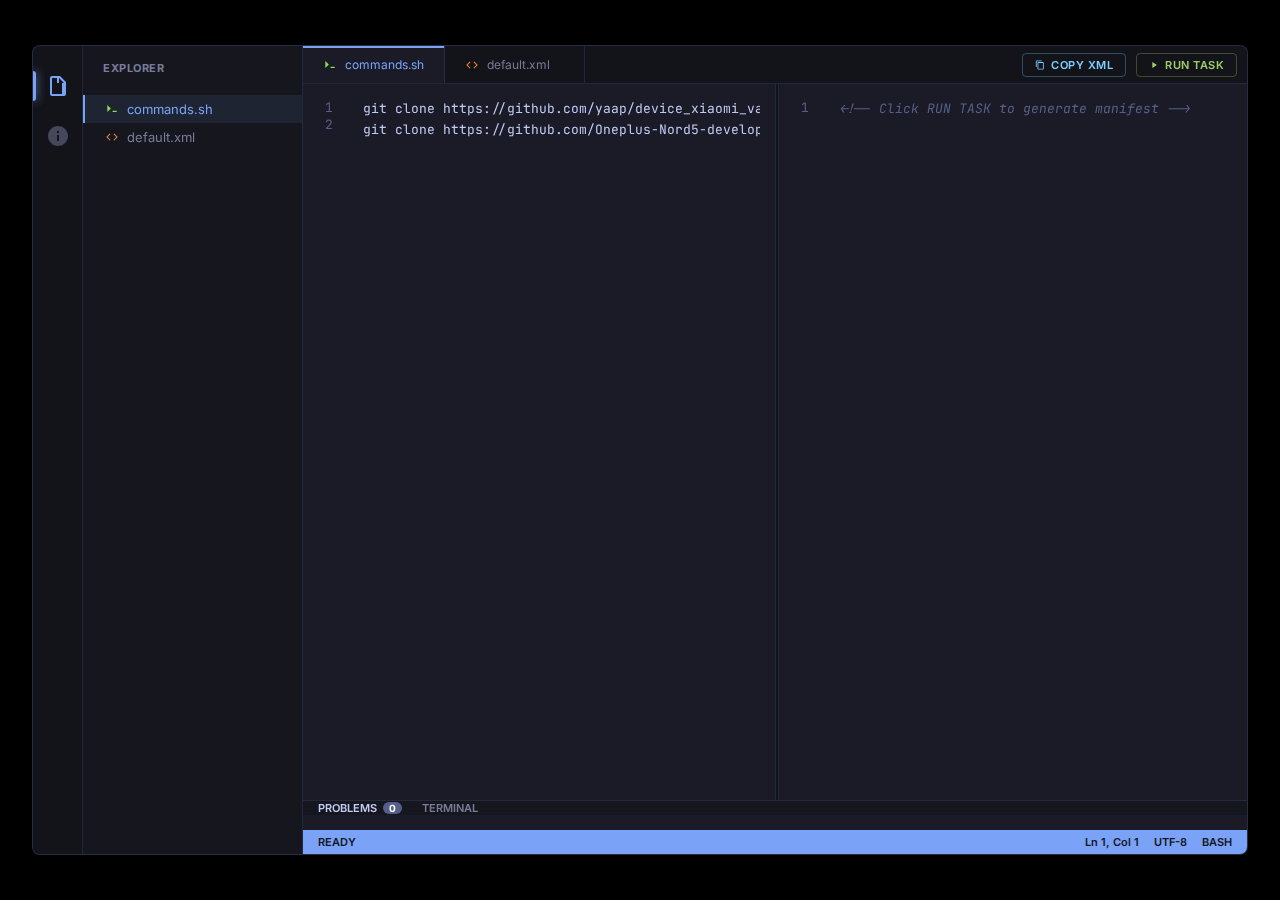
<file: local_manifests/index.html>
<!DOCTYPE html>
<html lang="en">
<head>
    <meta charset="UTF-8">
    <meta name="viewport" content="width=device-width, initial-scale=1.0">
    <title>Local Manifest Generator</title>
      <script async src="https://scripts.withcabin.com/hello.js"></script>

    <style>
        @import url('https://fonts.googleapis.com/css2?family=JetBrains+Mono:wght@400;700&family=Inter:wght@400;600&display=swap');

        :root {
            /* Tokyo Night Storm Palette - High Contrast */
            --bg-base: #1a1b26;
            --bg-mantle: #16161e;
            --bg-crust: #13131a;
            --bg-translucent: rgba(26, 27, 38, 0.95);
            
            --text-main: #c0caf5;
            --text-sub: #787c99;
            --overlay: #565f89;
            
            /* Vibrant Accents */
            --accent-blue: #7aa2f7;
            --accent-lavender: #bb9af7;
            --accent-pink: #ff007c;
            --accent-red: #f7768e;
            --accent-green: #9ece6a;
            --accent-yellow: #e0af68;
            --accent-cyan: #7dcfff;
            
            /* File Icon Colors */
            --icon-shell: #89e051;
            --icon-xml: #e37933;
            
            --border-col: rgba(122, 162, 247, 0.15);
            --blur-strength: 8px;
            --radius: 8px;
            
            --font-mono: 'JetBrains Mono', monospace;
            --font-ui: 'Inter', sans-serif;
        }

        * { box-sizing: border-box; margin: 0; padding: 0; }

        body {
            /* Batman / Gotham City Vibe Wallpaper */
            background: #000000 url('https://images.unsplash.com/photo-1478760329108-5c3ed9d495a0?q=80&w=2560&auto=format&fit=crop') center/cover no-repeat fixed;
            color: var(--text-main);
            font-family: var(--font-ui);
            height: 100vh;
            display: flex;
            align-items: center;
            justify-content: center;
            overflow: hidden;
            font-size: 13px;
        }

        /* "Window" Container */
        .window-container {
            width: 95vw;
            height: 90vh;
            background: var(--bg-translucent);
            backdrop-filter: blur(var(--blur-strength));
            -webkit-backdrop-filter: blur(var(--blur-strength));
            border: 1px solid var(--border-col);
            border-radius: var(--radius);
            box-shadow: 0 30px 60px rgba(0,0,0,0.6);
            display: flex;
            overflow: hidden;
            animation: popIn 0.4s cubic-bezier(0.16, 1, 0.3, 1);
        }

        /* Activity Bar */
        .activity-bar {
            width: 50px;
            background: var(--bg-crust);
            display: flex;
            flex-direction: column;
            align-items: center;
            padding-top: 15px;
            border-right: 1px solid var(--border-col);
        }

        .activity-icon {
            width: 50px;
            height: 50px;
            display: flex;
            justify-content: center;
            align-items: center;
            cursor: pointer;
            opacity: 0.5;
            transition: 0.2s;
            position: relative;
        }

        .activity-icon:hover { opacity: 0.9; color: var(--accent-blue); }
        .activity-icon.active { opacity: 1; }
        .activity-icon.active svg { fill: var(--accent-blue); }
        .activity-icon.active::before {
            content: '';
            position: absolute;
            left: 0;
            top: 10px;
            bottom: 10px;
            width: 3px;
            background: var(--accent-blue);
            border-radius: 0 4px 4px 0;
            box-shadow: 0 0 10px var(--accent-blue);
        }

        .activity-icon svg { width: 24px; height: 24px; fill: var(--text-sub); transition: fill 0.2s; }

        /* Sidebar */
        .sidebar {
            width: 220px;
            background: var(--bg-mantle);
            display: flex;
            flex-direction: column;
            border-right: 1px solid var(--border-col);
        }

        .sidebar-header {
            padding: 15px 20px;
            font-size: 11px;
            font-weight: 700;
            letter-spacing: 0.5px;
            color: var(--text-sub);
            text-transform: uppercase;
        }

        .file-tree { padding: 5px 0; }
        
        .file-item {
            padding: 6px 20px;
            display: flex;
            align-items: center;
            gap: 8px;
            cursor: pointer;
            color: var(--text-sub);
            transition: 0.2s;
            border-left: 2px solid transparent;
        }

        .file-item:hover { background: rgba(122, 162, 247, 0.05); color: var(--text-main); }
        .file-item.active { background: rgba(122, 162, 247, 0.1); color: var(--accent-blue); border-left-color: var(--accent-blue); }

        /* File Icons */
        .file-icon { width: 14px; height: 14px; fill: currentColor; }
        .icon-shell { color: var(--icon-shell); }
        .icon-xml { color: var(--icon-xml); }

        /* Main Area */
        .main-area {
            flex: 1;
            display: flex;
            flex-direction: column;
            background: transparent;
        }

        /* Tabs */
        .tabs-bar {
            height: 38px;
            background: var(--bg-crust);
            display: flex;
            align-items: center;
            border-bottom: 1px solid var(--border-col);
            padding-right: 10px; /* Space for action area */
        }

        .tab {
            padding: 0 20px;
            height: 100%;
            display: flex;
            align-items: center;
            gap: 8px;
            background: transparent;
            color: var(--text-sub);
            cursor: pointer;
            border-right: 1px solid var(--border-col);
            font-size: 12px;
            min-width: 140px;
            position: relative;
        }

        .tab:hover { background: var(--bg-base); }

        .tab.active {
            background: var(--bg-base);
            color: var(--accent-blue);
        }
        .tab.active::after {
            content: ''; position: absolute; top: 0; left: 0; right: 0; height: 2px; background: var(--accent-blue);
        }

        /* Action Area in Tabs */
        .action-area {
            margin-left: auto;
            display: flex;
            align-items: center;
            gap: 10px;
        }

        /* Subtle Execute/Action Button */
        .btn-action {
            background: transparent;
            border: 1px solid rgba(158, 206, 106, 0.3);
            color: var(--accent-green);
            padding: 4px 12px;
            border-radius: 4px;
            font-family: var(--font-ui);
            font-size: 11px;
            font-weight: 600;
            cursor: pointer;
            transition: all 0.2s;
            display: flex;
            align-items: center;
            gap: 6px;
            letter-spacing: 0.5px;
        }

        .btn-action:hover {
            background: rgba(158, 206, 106, 0.1);
            border-color: var(--accent-green);
            transform: translateY(-1px);
        }
        
        .btn-action:active { transform: translateY(0); }
        .btn-action svg { width: 10px; height: 10px; fill: currentColor; }

        /* Copy Button Variant */
        .btn-copy {
            color: var(--accent-cyan);
            border-color: rgba(125, 207, 255, 0.3);
        }
        .btn-copy:hover {
            background: rgba(125, 207, 255, 0.1);
            border-color: var(--accent-cyan);
        }


        /* Editor Area */
        .editors-container {
            flex: 1;
            display: flex;
            position: relative;
            background: var(--bg-base);
            overflow: hidden;
        }

        .editor-pane {
            flex: 1; 
            min-width: 100px;
            display: flex;
            flex-direction: column;
            position: relative;
        }
        
        /* Resizer Handle */
        .resizer {
            width: 4px;
            cursor: col-resize;
            background: var(--bg-crust);
            border-left: 1px solid var(--border-col);
            border-right: 1px solid var(--border-col);
            transition: background 0.2s;
            z-index: 10;
        }

        .resizer:hover, .resizer.resizing {
            background: var(--accent-blue);
            border-color: var(--accent-blue);
        }

        .gutter {
            width: 45px;
            padding-top: 15px;
            text-align: right;
            padding-right: 15px;
            color: var(--overlay);
            font-family: var(--font-mono);
            font-size: 13px;
            user-select: none;
        }

        .code-scroller {
            flex: 1;
            overflow: auto;
            padding: 15px;
        }

        textarea.code-input, div.code-output {
            width: 100%;
            height: 100%;
            background: transparent;
            border: none;
            color: var(--text-main);
            font-family: var(--font-mono);
            font-size: 13px;
            line-height: 1.6;
            resize: none;
            outline: none;
            white-space: pre;
            tab-size: 4;
        }
        
        textarea.code-input::selection, div.code-output::selection, div.code-output span::selection {
            background: rgba(122, 162, 247, 0.2);
        }

        /* Syntax Highlighting */
        .hl-tag { color: var(--accent-red); }
        .hl-attr { color: var(--accent-yellow); }
        .hl-str { color: var(--accent-green); }
        .hl-val { color: var(--accent-cyan); }
        .hl-comment { color: var(--overlay); font-style: italic; }

        /* Bottom Panel (Problems) */
        .bottom-panel {
            height: 30px;
            background: var(--bg-mantle);
            border-top: 1px solid var(--border-col);
            display: flex;
            flex-direction: column;
            transition: height 0.3s cubic-bezier(0.16, 1, 0.3, 1);
        }

        .bottom-panel.open { height: 160px; }

        .panel-header {
            height: 30px;
            display: flex;
            align-items: center;
            padding: 0 15px;
            gap: 20px;
            cursor: pointer;
            font-size: 11px;
            font-weight: 600;
        }

        .panel-tab { display: flex; align-items: center; gap: 6px; color: var(--text-sub); }
        .panel-tab.active { color: var(--text-main); }
        .badge { 
            background: var(--overlay); color: #fff; 
            padding: 0 6px; border-radius: 10px; font-size: 10px; font-weight: 700; 
        }
        .badge.err { background: var(--accent-red); color: #fff; }

        .panel-content {
            flex: 1;
            overflow-y: auto;
            padding: 10px;
            font-family: var(--font-mono);
            background: var(--bg-base);
        }

        .problem-entry {
            display: flex;
            gap: 10px;
            margin-bottom: 2px;
            padding: 6px 8px;
            border-radius: 4px;
            cursor: pointer;
        }
        .problem-entry:hover { background: rgba(255,255,255,0.05); }
        .problem-entry.error { color: var(--accent-red); }
        .problem-entry.warn { color: var(--accent-yellow); }

        /* Status Bar */
        .status-bar {
            height: 24px;
            background: var(--accent-blue);
            color: #15161e;
            display: flex;
            align-items: center;
            padding: 0 15px;
            justify-content: space-between;
            font-weight: 600;
            font-size: 11px;
        }

        @keyframes popIn {
            from { opacity: 0; transform: scale(0.99); }
            to { opacity: 1; transform: scale(1); }
        }

        /* Scrollbar */
        ::-webkit-scrollbar { width: 10px; height: 10px; }
        ::-webkit-scrollbar-track { background: transparent; }
        ::-webkit-scrollbar-thumb { background: #2f334d; border-radius: 5px; border: 2px solid var(--bg-base); }
        ::-webkit-scrollbar-thumb:hover { background: #414868; }

    </style>
</head>
<body>

<div class="window-container">
    
    <!-- Left Activity Bar -->
    <div class="activity-bar">
        <div class="activity-icon active">
            <svg viewBox="0 0 24 24"><path d="M14 2H6a2 2 0 0 0-2 2v16a2 2 0 0 0 2 2h12a2 2 0 0 0 2-2V8l-6-6zm-1 2l5 5h-5V4zM6 20V4h5v5h5v11H6z"/></svg>
        </div>
        <div class="activity-icon">
            <svg viewBox="0 0 24 24"><path d="M12 2C6.48 2 2 6.48 2 12s4.48 10 10 10 10-4.48 10-10S17.52 2 12 2zm1 15h-2v-6h2v6zm0-8h-2V7h2v2z"/></svg>
        </div>
    </div>

    <!-- Explorer Sidebar -->
    <div class="sidebar">
        <div class="sidebar-header">EXPLORER</div>
        <div class="file-tree">
            <div class="file-item active" id="fileInput" onclick="switchView('input')">
                <svg class="file-icon icon-shell" viewBox="0 0 24 24"><path d="M4 17l6-6-6-6v12zm9-2v2h7v-2h-7z"/></svg>
                <span>commands.sh</span>
            </div>
            <div class="file-item" id="fileOutput" onclick="switchView('output')">
                <svg class="file-icon icon-xml" viewBox="0 0 24 24"><path d="M9.4 16.6L4.8 12l4.6-4.6L8 6l-6 6 6 6 1.4-1.4zm5.2 0l4.6-4.6-4.6-4.6L16 6l6 6-6 6-1.4-1.4z"/></svg>
                <span>default.xml</span>
            </div>
        </div>
    </div>

    <!-- Main Content -->
    <div class="main-area">
        
        <!-- Tabs -->
        <div class="tabs-bar">
            <div class="tab active" id="tabInput" onclick="switchView('input')">
                <svg class="file-icon icon-shell" viewBox="0 0 24 24"><path d="M4 17l6-6-6-6v12zm9-2v2h7v-2h-7z"/></svg>
                <span>commands.sh</span>
            </div>
            <div class="tab" id="tabOutput" onclick="switchView('output')">
                <svg class="file-icon icon-xml" viewBox="0 0 24 24"><path d="M9.4 16.6L4.8 12l4.6-4.6L8 6l-6 6 6 6 1.4-1.4zm5.2 0l4.6-4.6-4.6-4.6L16 6l6 6-6 6-1.4-1.4z"/></svg>
                <span>default.xml</span>
            </div>
            <div class="action-area">
                <button class="btn-action btn-copy" id="btnCopy" onclick="copyOutput()">
                    <svg viewBox="0 0 24 24"><path d="M16 1H4c-1.1 0-2 .9-2 2v14h2V3h12V1zm3 4H8c-1.1 0-2 .9-2 2v14c0 1.1.9 2 2 2h11c1.1 0 2-.9 2-2V7c0-1.1-.9-2-2-2zm0 16H8V7h11v14z"/></svg>
                    COPY XML
                </button>
                <button class="btn-action" onclick="generate()">
                    <svg viewBox="0 0 24 24"><path d="M8 5v14l11-7z"/></svg>
                    RUN TASK
                </button>
            </div>
        </div>

        <!-- Editors Split -->
        <div class="editors-container" id="editorContainer">
            <!-- Input Pane -->
            <div class="editor-pane" id="leftPane" style="flex: 0 0 50%;">
                <div style="display:flex; height: 100%;">
                    <div class="gutter" id="inputGutter">1</div>
                    <div class="code-scroller">
                        <textarea class="code-input" id="inputArea" spellcheck="false" 
                            oninput="updateUI()" onscroll="syncScroll('input')">git clone https://github.com/yaap/device_xiaomi_vayu -b sixteen device/xiaomi/vayu
git clone https://github.com/Oneplus-Nord5-development/android_device_oneplus_lexus -b lineage-23.0 device/oneplus/lexus --depth=1</textarea>
                    </div>
                </div>
            </div>

            <!-- Resizer Handle -->
            <div class="resizer" id="dragSash"></div>

            <!-- Output Pane -->
            <div class="editor-pane" id="rightPane">
                <div style="display:flex; height: 100%;">
                    <div class="gutter" id="outputGutter">1</div>
                    <div class="code-scroller">
                        <div class="code-output" id="outputArea" contenteditable="false">
                            <span class="hl-comment">&lt;!-- Output will appear here --&gt;</span>
                        </div>
                    </div>
                </div>
            </div>
        </div>

        <!-- Bottom Panel -->
        <div class="bottom-panel" id="bottomPanel">
            <div class="panel-header" onclick="togglePanel()">
                <div class="panel-tab active">
                    PROBLEMS <span class="badge" id="problemBadge">0</span>
                </div>
                <div class="panel-tab">TERMINAL</div>
            </div>
            <div class="panel-content" id="problemsList">
                <!-- Errors injected here -->
            </div>
        </div>

        <!-- Status Bar -->
        <div class="status-bar" id="statusBar">
            <div>READY</div>
            <div style="display:flex; gap:15px">
                <span id="cursorPos">Ln 1, Col 1</span>
                <span>UTF-8</span>
                <span>BASH</span>
            </div>
        </div>

    </div>
</div>

<script>
    const DEFAULT_BRANCH = "lineage-23.0";

    window.onload = () => {
        updateUI();
        document.getElementById('outputArea').innerHTML = `<span class="hl-comment">&lt;!-- Click RUN TASK to generate manifest --&gt;</span>`;
        updateGutters('output', 1);
        initResizer();
    };

    function switchView(mode) {
        const left = document.getElementById('leftPane');
        const right = document.getElementById('rightPane');
        const sash = document.getElementById('dragSash');
        
        ['tabInput', 'tabOutput'].forEach(id => document.getElementById(id).classList.remove('active'));
        ['fileInput', 'fileOutput'].forEach(id => document.getElementById(id).classList.remove('active'));

        if (mode === 'input') {
            left.style.display = 'flex';
            right.style.display = 'none';
            sash.style.display = 'none';
            left.style.flex = '1';
            
            document.getElementById('tabInput').classList.add('active');
            document.getElementById('fileInput').classList.add('active');
        } else if (mode === 'output') {
            left.style.display = 'none';
            right.style.display = 'flex';
            sash.style.display = 'none';
            right.style.flex = '1';
            
            document.getElementById('tabOutput').classList.add('active');
            document.getElementById('fileOutput').classList.add('active');
        } else if (mode === 'split') {
            left.style.display = 'flex';
            right.style.display = 'flex';
            sash.style.display = 'block';
            left.style.flex = '0 0 50%';
            
            document.getElementById('tabInput').classList.add('active');
            document.getElementById('tabOutput').classList.add('active');
            document.getElementById('fileInput').classList.add('active');
            document.getElementById('fileOutput').classList.add('active');
        }
    }

    function initResizer() {
        const resizer = document.getElementById('dragSash');
        const leftPane = document.getElementById('leftPane');
        const container = document.getElementById('editorContainer');
        
        let isResizing = false;

        resizer.addEventListener('mousedown', (e) => {
            isResizing = true;
            resizer.classList.add('resizing');
            document.body.style.cursor = 'col-resize';
            leftPane.style.pointerEvents = 'none';
        });

        document.addEventListener('mousemove', (e) => {
            if (!isResizing) return;
            const containerRect = container.getBoundingClientRect();
            let newLeftWidth = e.clientX - containerRect.left;
            const minWidth = 100;
            const maxWidth = containerRect.width - 100;
            if (newLeftWidth < minWidth) newLeftWidth = minWidth;
            if (newLeftWidth > maxWidth) newLeftWidth = maxWidth;
            leftPane.style.flex = `0 0 ${newLeftWidth}px`;
        });

        document.addEventListener('mouseup', () => {
            if (isResizing) {
                isResizing = false;
                resizer.classList.remove('resizing');
                document.body.style.cursor = '';
                leftPane.style.pointerEvents = '';
            }
        });
    }

    function copyOutput() {
        const outputElement = document.getElementById('outputArea');
        const text = outputElement.innerText;
        
        if (!text || text.includes('Output will appear here')) return;

        navigator.clipboard.writeText(text).then(() => {
            const btn = document.getElementById('btnCopy');
            const original = btn.innerHTML;
            
            btn.innerHTML = `<span style="font-size:12px">✓</span> COPIED`;
            
            setTimeout(() => {
                btn.innerHTML = original;
            }, 2000);
        });
    }

    function generate() {
        const inputVal = document.getElementById('inputArea').value;
        const lines = inputVal.split('\n').filter(line => line.trim() !== '');
        
        let xmlHTML = `<span class="hl-tag">&lt;?xml</span> <span class="hl-attr">version</span>=<span class="hl-str">"1.0"</span> <span class="hl-attr">encoding</span>=<span class="hl-str">"UTF-8"</span><span class="hl-tag">?&gt;</span>\n`;
        xmlHTML += `<span class="hl-comment">&lt;!-- Usage: paste code to .repo/local_manifests/default.xml in rom source root and repo sync --&gt;</span>\n`;
        xmlHTML += `<span class="hl-tag">&lt;manifest&gt;</span>\n`;
        
        let problems = [];
        let projects = [];
        let remotes = new Map();

        lines.forEach((line, index) => {
            if (line.trim().startsWith('#')) return; 

            const result = parseLine(line.trim(), index + 1);
            
            if (result.error) {
                problems.push(result.errorData);
            } else {
                if (result.isDefault) {
                    problems.push({
                        line: index + 1,
                        msg: `Warning: No branch specified. Defaulting to '${DEFAULT_BRANCH}'`,
                        type: 'warn'
                    });
                }
                
                if (!remotes.has(result.data.remoteBase)) {
                    remotes.set(result.data.remoteBase, result.data.remoteName);
                }

                projects.push({
                    path: result.data.path,
                    name: result.data.repoName,
                    remote: result.data.remoteName,
                    revision: result.data.revision,
                    depth: result.data.depth
                });
            }
        });

        if (remotes.size > 0) {
            xmlHTML += `\n    <span class="hl-comment">&lt;!-- Remotes --&gt;</span>\n`;
            remotes.forEach((name, url) => {
                xmlHTML += `    <span class="hl-tag">&lt;remote</span> <span class="hl-attr">name</span>=<span class="hl-str">"${name}"</span> <span class="hl-attr">fetch</span>=<span class="hl-str">"${url}"</span> <span class="hl-tag">/&gt;</span>\n`;
            });
        }

        if (projects.length > 0) {
            xmlHTML += `\n    <span class="hl-comment">&lt;!-- Projects --&gt;</span>\n`;
            projects.forEach(p => {
                xmlHTML += `    <span class="hl-tag">&lt;project</span>\n`;
                xmlHTML += `        <span class="hl-attr">path</span>=<span class="hl-str">"${p.path}"</span>\n`;
                xmlHTML += `        <span class="hl-attr">name</span>=<span class="hl-str">"${p.name}"</span>\n`;
                xmlHTML += `        <span class="hl-attr">remote</span>=<span class="hl-str">"${p.remote}"</span>\n`;
                
                if (p.depth) {
                    xmlHTML += `        <span class="hl-attr">clone-depth</span>=<span class="hl-str">"${p.depth}"</span>\n`;
                }
                
                xmlHTML += `        <span class="hl-attr">revision</span>=<span class="hl-str">"${p.revision}"</span> <span class="hl-tag">/&gt;</span>\n`;
            });
        }

        xmlHTML += `<span class="hl-tag">&lt;/manifest&gt;</span>`;

        document.getElementById('outputArea').innerHTML = xmlHTML;
        updateGutters('output', xmlHTML.split('\n').length);
        renderProblems(problems);
        
        switchView('split');
    }

    function parseLine(command, lineNum) {
        let cleanCommand = command.replace(/^git\s+clone\s+/i, '').trim();

        let depth = null;
        const depthRegex = /--depth[=\s]+(\d+)/;
        const depthMatch = cleanCommand.match(depthRegex);
        
        if (depthMatch) {
            depth = depthMatch[1];
            cleanCommand = cleanCommand.replace(depthMatch[0], '').trim();
        }

        const urlRegex = /(https?:\/\/[^\s]+)/;
        const urlMatch = cleanCommand.match(urlRegex);
        
        if (!urlMatch) {
            return { error: true, errorData: { line: lineNum, msg: "Invalid Git URL detected", type: 'error' } };
        }

        const fullUrl = urlMatch[0];
        const cleanUrl = fullUrl.endsWith('.git') ? fullUrl.slice(0, -4) : fullUrl;
        
        const parts = cleanUrl.split('/');
        const repoName = parts[parts.length - 1];
        
        let remoteName = "origin";
        let remoteBase = "";

        if (parts.length >= 4) {
             const baseParts = cleanUrl.split('/');
             baseParts.pop(); 
             remoteBase = baseParts.join('/');
             remoteName = parts[parts.length - 2]; 
        } else {
             remoteBase = cleanUrl.replace('/' + repoName, '');
             remoteName = "remote"; 
        }

        let remainder = cleanCommand.replace(fullUrl, ' ').trim();
        const branchRegex = /(-b|--branch)\s+([^\s]+)/;
        const branchMatch = remainder.match(branchRegex);
        
        let revision = DEFAULT_BRANCH;
        let isDefault = true;

        if (branchMatch && branchMatch[2]) {
            revision = branchMatch[2];
            isDefault = false;
            remainder = remainder.replace(branchMatch[0], ' ').trim();
        }

        const path = remainder.trim();

        if (!path) {
            return { error: true, errorData: { line: lineNum, msg: `Missing local path argument`, type: 'error' } };
        }

        return { 
            error: false, 
            isDefault: isDefault, 
            data: { 
                path, 
                repoName, 
                remoteName, 
                remoteBase, 
                revision,
                depth
            } 
        };
    }

    function renderProblems(problems) {
        const panel = document.getElementById('bottomPanel');
        const list = document.getElementById('problemsList');
        const badge = document.getElementById('problemBadge');
        const sb = document.getElementById('statusBar');

        list.innerHTML = '';
        badge.innerText = problems.length;
        badge.className = 'badge';

        if (problems.length > 0) {
            const hasError = problems.some(p => p.type === 'error');
            if (hasError) {
                badge.classList.add('err');
                panel.classList.add('open');
                sb.style.background = 'var(--accent-red)';
                sb.innerText = "ERROR DETECTED";
            } else {
                sb.style.background = 'var(--accent-yellow)';
                sb.style.color = '#15161e';
                sb.innerText = "WARNINGS FOUND";
            }

            problems.forEach(p => {
                const icon = p.type === 'error' ? '🔴' : '⚠️';
                const styleClass = p.type === 'error' ? 'problem-entry error' : 'problem-entry warn';
                list.innerHTML += `<div class="${styleClass}"><span>${icon}</span><span>[Ln ${p.line}] ${p.msg}</span></div>`;
            });
        } else {
            panel.classList.remove('open');
            sb.style.background = 'var(--accent-blue)';
            sb.style.color = '#15161e';
            sb.innerText = "SUCCESS - READY";
        }
    }

    function updateUI() {
        const inputArea = document.getElementById('inputArea');
        const lines = inputArea.value.split('\n').length;
        updateGutters('input', lines);
        
        const start = inputArea.selectionStart;
        const val = inputArea.value.substr(0, start);
        const row = val.split('\n').length;
        const col = val.split('\n')[row-1].length + 1;
        document.getElementById('cursorPos').innerText = `Ln ${row}, Col ${col}`;
    }

    function updateGutters(type, count) {
        const gutter = type === 'input' ? document.getElementById('inputGutter') : document.getElementById('outputGutter');
        let html = '';
        for(let i=1; i<=count; i++) html += i + '<br>';
        gutter.innerHTML = html;
    }

    function syncScroll(type) { }

    function togglePanel() {
        document.getElementById('bottomPanel').classList.toggle('open');
    }

    document.getElementById('inputArea').addEventListener('click', updateUI);
    document.getElementById('inputArea').addEventListener('keyup', updateUI);

</script>
</body>
</html>
</file>
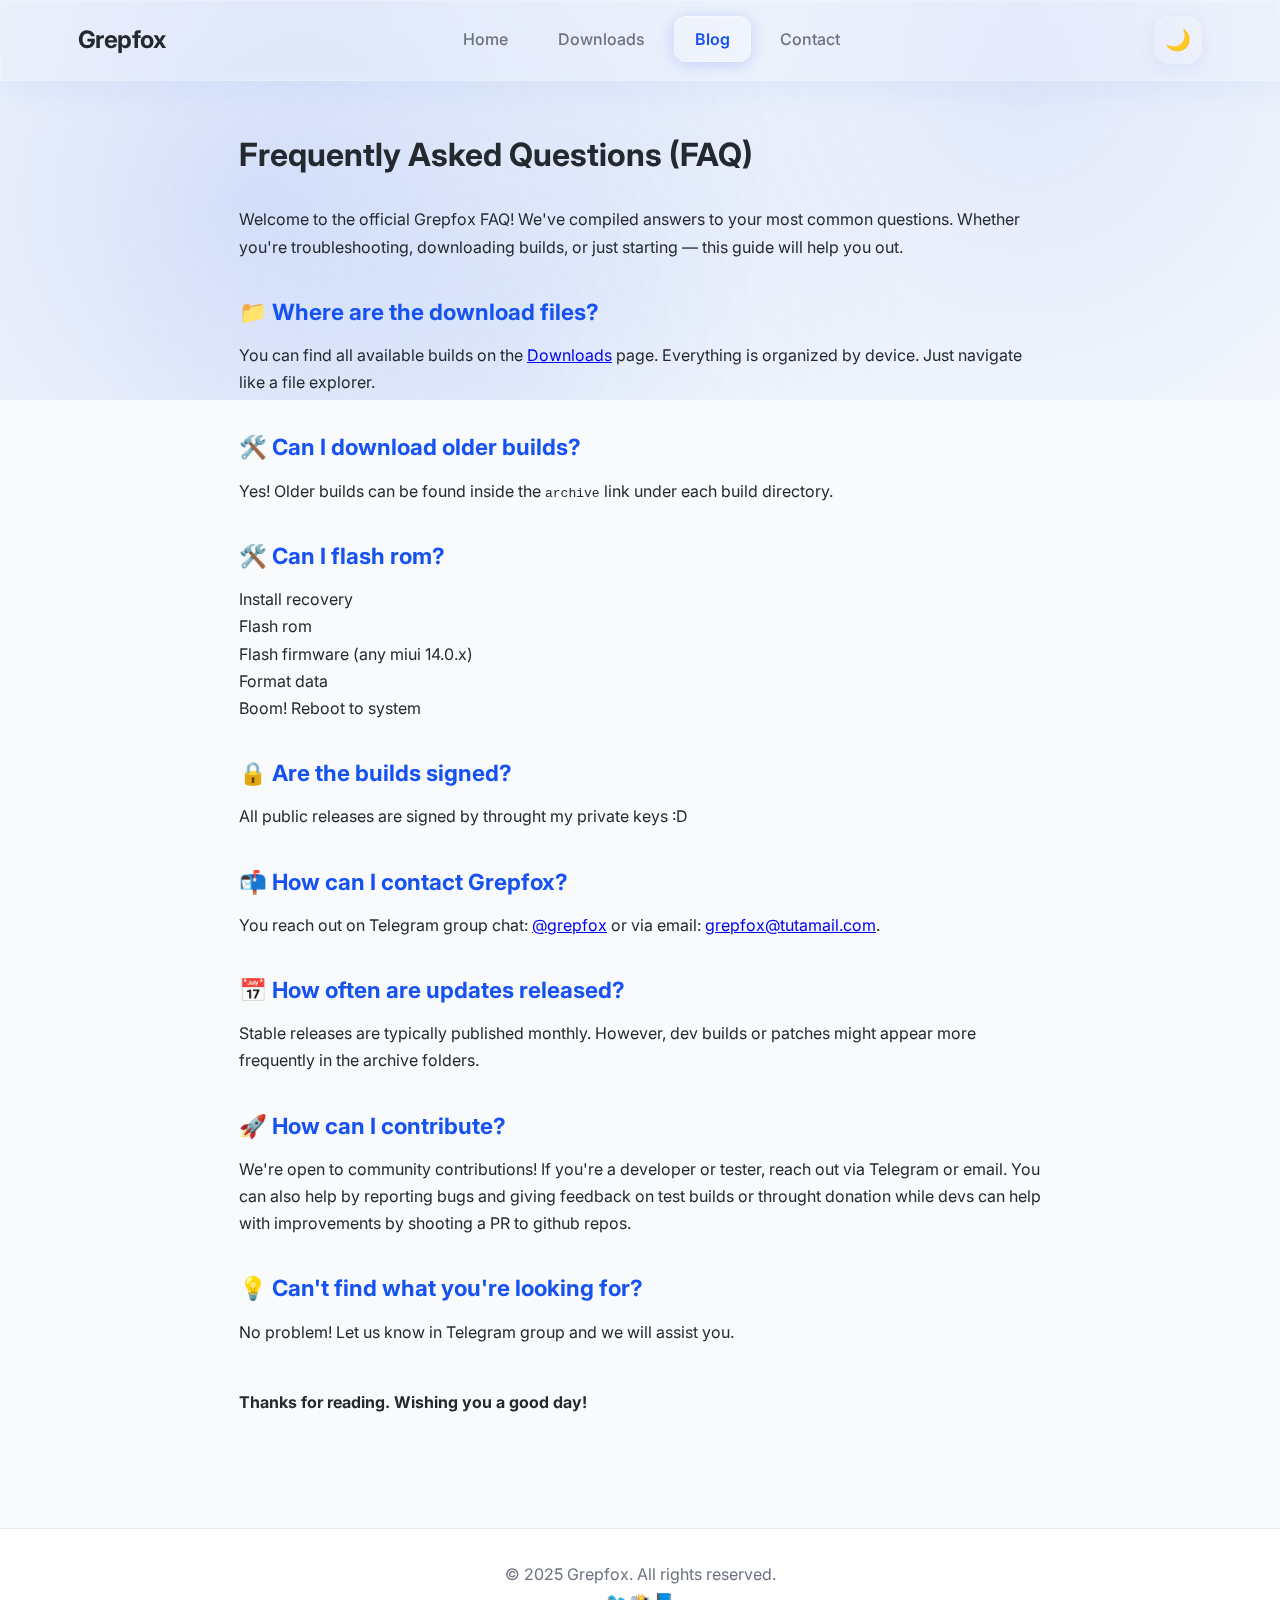
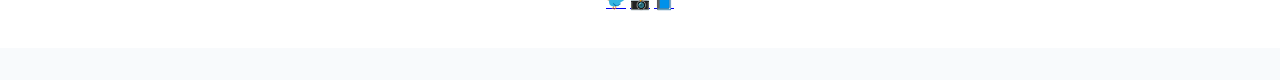
<file: blog-faq.html>
<!DOCTYPE html>
<html lang="en">

<head>
  <meta charset="UTF-8" />
  <meta name="viewport" content="width=device-width, initial-scale=1.0"/>
  <title>FAQ | Grepfox Blog</title>
  <link href="https://fonts.googleapis.com/css2?family=Inter:wght@400;600;700&display=swap" rel="stylesheet">
  <link rel="stylesheet" href="styles.css" />
  <style>
    body {
      font-family: 'Inter', sans-serif;
      line-height: 1.7;
      color: var(--text-dark);
      background: var(--bg);
      padding-bottom: 2rem;
    }

    main {
      max-width: 850px;
      margin: 3rem auto;
      padding: 0 1.5rem;
    }

    h1 {
      font-size: 2rem;
      margin-bottom: 1.5rem;
    }

    h2 {
      font-size: 1.4rem;
      margin-top: 2rem;
      margin-bottom: 0.7rem;
      color: var(--primary);
    }

    p {
      margin-bottom: 1rem;
    }

    footer {
      margin-top: 3rem;
    }

    /* Dark mode content overrides */
    :root[data-theme='dark'] main {
      color: var(--text-dark);
    }

    :root[data-theme='dark'] h2 {
      color: #60aaff;
    }
  </style>
</head>

<body>

  <!-- Header -->
  <header class="site-header">
    <div class="logo">Grepfox</div>
    <nav>
      <ul>
        <li><a href="index.html">Home</a></li>
        <li><a href="downloads.html">Downloads</a></li>
        <li><a href="blog.html" class="active">Blog</a></li>
        <li><a href="contact.html">Contact</a></li>
      </ul>
    </nav>
    <button id="toggle-theme" title="Toggle dark mode"
      style="font-size: 1.3rem; margin-left: 1rem; background:none; border:none; cursor: pointer;">🌙</button>
  </header>

  <!-- Blog Post -->
  <main>
    <h1>Frequently Asked Questions (FAQ)</h1>

    <p>Welcome to the official Grepfox FAQ! We've compiled answers to your most common questions. Whether you're troubleshooting, downloading builds, or just starting — this guide will help you out.</p>

    <h2>📁 Where are the download files?</h2>
    <p>You can find all available builds on the <a href="downloads.html">Downloads</a> page. Everything is organized by device. Just navigate like a file explorer.</p>

    <h2>🛠️ Can I download older builds?</h2>
    <p>Yes! Older builds can be found inside the <code>archive</code> link under each build directory.</p>

    <h2>🛠️ Can I flash rom?</h2>
    <p>
      Install recovery <br>
      Flash rom <br>
      Flash firmware (any miui 14.0.x) <br>
      Format data <br>
      Boom! Reboot to system
    </p>

    <h2>🔒 Are the builds signed?</h2>
    <p>All public releases are signed by throught my private keys :D</p>

    <h2>📬 How can I contact Grepfox?</h2>
    <p>You reach out on Telegram group chat: <a href="https://t.me/grepfox_chat">@grepfox</a> or via email: <a href="mailto:grepfox@tutamail.com">grepfox@tutamail.com</a>.</p>

    <h2>📅 How often are updates released?</h2>
    <p>Stable releases are typically published monthly. However, dev builds or patches might appear more frequently in the archive folders.</p>

    <h2>🚀 How can I contribute?</h2>
    <p>We're open to community contributions! If you're a developer or tester, reach out via Telegram or email. You can also help by reporting bugs and giving feedback on test builds or throught donation while devs can help with improvements by shooting a PR to github repos.</p>

    <h2>💡 Can't find what you're looking for?</h2>
    <p>No problem! Let us know in Telegram group and we will assist you.</p>

    <br>
    <p><strong>Thanks for reading. Wishing you a good day!</strong></p>

  </main>

  <!-- Footer -->
  <footer>
    <div class="footer-content">
      <div>© 2025 Grepfox. All rights reserved.</div>
      <div class="socials">
        <a href="#" aria-label="Twitter">🐦</a>
        <a href="#" aria-label="Instagram">📸</a>
        <a href="#" aria-label="Facebook">📘</a>
      </div>
    </div>
  </footer>

  <!-- Dark Mode Script -->
  <script>
    const toggleBtn = document.getElementById('toggle-theme');
    const root = document.documentElement;

    function setTheme(mode) {
      root.setAttribute('data-theme', mode);
      localStorage.setItem('theme', mode);
      if (toggleBtn) toggleBtn.textContent = mode === 'dark' ? '🌞' : '🌙';
    }

    if (toggleBtn) {
      toggleBtn.addEventListener('click', () => {
        const isDark = root.getAttribute('data-theme') === 'dark';
        setTheme(isDark ? 'light' : 'dark');
      });
    }

    document.addEventListener('DOMContentLoaded', () => {
      const saved = localStorage.getItem('theme');
      const prefersDark = window.matchMedia('(prefers-color-scheme: dark)').matches;
      const defaultMode = saved || (prefersDark ? 'dark' : 'light');
      setTheme(defaultMode);
    });
  </script>

</body>
</html>
</file>
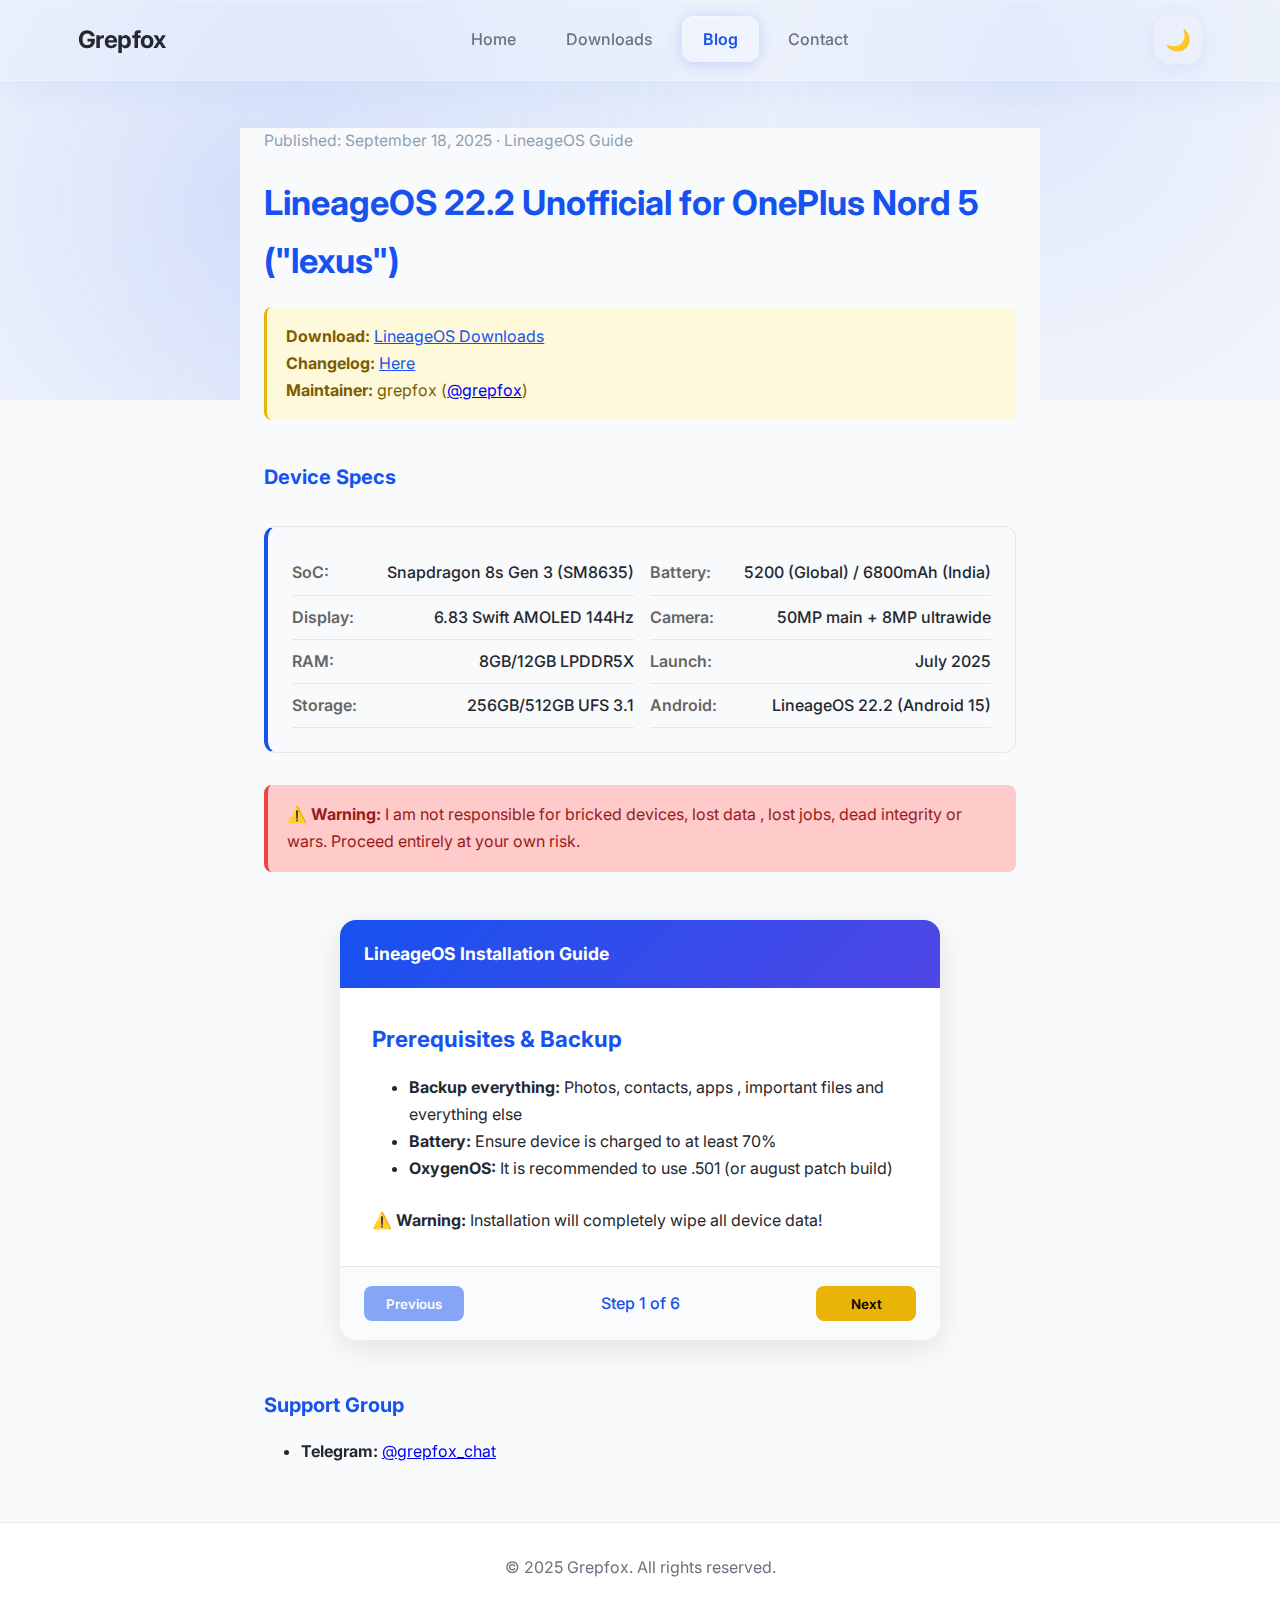
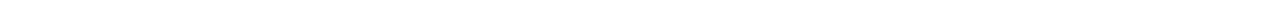
<file: lexus-22.html>
<!DOCTYPE html>
<html lang="en">

<head>
  <meta charset="UTF-8" />
  <meta name="viewport" content="width=device-width, initial-scale=1.0"/>
  <title>LineageOS for OnePlus Nord 5 (lexus)</title>
  <link href="https://fonts.googleapis.com/css?family=Inter:400,700|Poppins:400,700&display=swap" rel="stylesheet">  
  <script async src="https://scripts.withcabin.com/hello.js"></script>

  <link rel="stylesheet" href="/styles.css" />
  <style>
    main {
      max-width: 800px;
      margin: 3rem auto 2rem auto;
      padding: 0 1.5rem;
      font-family: 'Inter', sans-serif;
      line-height: 1.7;
      color: var(--text-dark);
      background: var(--bg);
    }
    .post-meta {
      color: #8ea1b2;
      font-size: 0.98rem;
      margin-bottom: 1.2rem;
    }
    h1 {
      font-size: 2.15rem;
      margin-bottom: 1rem;
      color: var(--primary);
    }
    h2, h3 {
      margin-top: 2.5rem;
      font-size: 1.25rem;
      color: var(--primary);
    }
    ul, ol {
      margin: 1rem 0 1.5rem 1.3rem;
      padding-left: 1rem;
    }
    .notice {
      background: #fff9db;
      padding: 1rem 1.2rem;
      border-radius: 8px;
      border-left: 3px solid var(--accent);
      margin-bottom: 2rem;
      color: #7B5D01;
    }
    .device-specs {
      background: #f8fafc;
      padding: 1.5rem;
      border-radius: 12px;
      border-left: 4px solid var(--primary);
      margin: 2rem 0;
      display: grid;
      grid-template-columns: repeat(auto-fit, minmax(200px, 1fr));
      gap: 1rem;
    }
    .spec-item {
      display: flex;
      justify-content: space-between;
      padding: 0.5rem 0;
      border-bottom: 1px solid #e2e8f0;
    }
    .spec-label {
      font-weight: 600;
      color: var(--gray);
    }
    .spec-value {
      font-weight: 500;
      color: var(--text-dark);
      text-align: right;
    }
    .danger-warning {
      background: #fecaca;
      padding: 1rem 1.2rem;
      border-radius: 8px;
      border-left: 4px solid #ef4444;
      margin: 2rem 0;
      color: #991b1b;
    }
    /* Windows-style stepper styles */
    .windows-steps-container {
      max-width: 600px;
      margin: 3rem auto;
      background: var(--white);
      border-radius: var(--round);
      box-shadow: 0 8px 32px rgba(0,0,0,0.1);
      overflow: hidden;
    }
    .steps-titlebar {
      background: linear-gradient(135deg, var(--primary), #4f46e5);
      color: white;
      padding: 1.2rem 1.5rem;
      font-weight: 700;
      font-size: 1.1rem;
      display: flex;
      align-items: center;
      gap: 0.5rem;
    }
    .step-content {
      padding: 2rem;
      min-height: 200px;
      position: relative;
    }
    .step-content h3 {
      margin-top: 0;
      margin-bottom: 1rem;
      color: var(--primary);
      font-size: 1.4rem;
    }
    .step-content code {
      background: #1e293b;
      color: #e2e8f0;
      padding: 0.2rem 0.4rem;
      border-radius: 4px;
      font-family: 'Consolas', 'Monaco', monospace;
      font-size: 0.9rem;
    }
    .step-content .code-block {
      background: #1e293b;
      color: #e2e8f0;
      padding: 1rem;
      border-radius: 8px;
      font-family: 'Consolas', 'Monaco', monospace;
      margin: 1rem 0;
      overflow-x: auto;
      border-left: 4px solid var(--accent);
    }
    .stepper-controls {
      display: flex;
      justify-content: space-between;
      align-items: center;
      gap: 1rem;
      background: rgba(248, 250, 252, 0.8);
      padding: 1.2rem 1.5rem;
      border-top: 1px solid #e5e7eb;
    }
    .step-btn {
      min-width: 100px;
      background: var(--primary);
      color: white;
      border: none;
      border-radius: 8px;
      padding: 0.6rem 1.2rem;
      font-weight: 600;
      cursor: pointer;
      transition: all 0.2s;
      font-family: inherit;
    }
    .step-btn:hover:not(:disabled) {
      background: #1040c9;
      transform: translateY(-1px);
    }
    .step-btn:disabled {
      opacity: 0.5;
      cursor: not-allowed;
      transform: none;
    }
    .step-btn.next-btn {
      background: var(--accent);
      color: #000;
    }
    .step-btn.next-btn:hover:not(:disabled) {
      background: #d97706;
    }
    .step-pager {
      font-weight: 500;
      color: var(--primary);
      font-size: 1rem;
    }
    :root[data-theme='dark'] main {
      color: var(--text-dark);
    }
    :root[data-theme='dark'] h1, :root[data-theme='dark'] h2, :root[data-theme='dark'] h3 {
      color: #60aaff;
    }
    :root[data-theme='dark'] .notice {
      background: #282700;
      color: #fadb6b;
      border-color: var(--accent);
    }
    :root[data-theme='dark'] .device-specs {
      background: #1e293b;
      border-color: #60aaff;
    }
    :root[data-theme='dark'] .spec-item {
      border-color: #334155;
    }
    :root[data-theme='dark'] .danger-warning {
      background: #7f1d1d;
      color: #fca5a5;
      border-color: #ef4444;
    }
    :root[data-theme='dark'] .windows-steps-container {
      background: var(--white);
    }
    :root[data-theme='dark'] .stepper-controls {
      background: rgba(30, 41, 59, 0.8);
    }
  </style>
</head>
<body>
  <!-- Header -->
  <header class="site-header">
    <div class="logo">Grepfox</div>
    <nav>
      <ul>
        <li><a href="index.html">Home</a></li>
        <li><a href="downloads.html">Downloads</a></li>
        <li><a href="blog.html" class="active">Blog</a></li>
        <li><a href="contact.html">Contact</a></li>
      </ul>
    </nav>
    <button id="toggle-theme" title="Toggle dark mode"
      style="font-size: 1.3rem; margin-left: 1rem; background:none; border:none; cursor: pointer;">🌙</button>
  </header>

  <main>
    <div class="post-meta">
      <span>Published: September 18, 2025</span> · <span>LineageOS Guide</span>
    </div>

    <h1>LineageOS 22.2 Unofficial for OnePlus Nord 5 ("lexus")</h1>
    <div class="notice">
      <strong>Download:</strong> <a href="https://www.dropbox.com/scl/fo/zlejdh2whm84xmhdxd31g/ALDwu285CyH0tTBZSSBpdWU?rlkey=xirddgornddrhzwpi3hj1e14p&st=9nrn8jkq&dl=0" style="color:var(--primary);"><u>LineageOS Downloads</u></a>
      <br>
      <strong>Changelog:</strong> <a href="https://github.com/derpbygrep/ota/blob/main/changelog.md" style="color:var(--primary);"><u>Here</u></a>
      <br>
      <strong>Maintainer:</strong> grepfox (<a href="https://github.com/grepfox" target="_blank">@grepfox</a>)
      <br>
    </div>

    <h2>Device Specs</h2>
    <div class="device-specs">
      <div>
        <div class="spec-item">
          <span class="spec-label">SoC:</span>
          <span class="spec-value">Snapdragon 8s Gen 3 (SM8635)</span>
        </div>
        <div class="spec-item">
          <span class="spec-label">Display:</span>
          <span class="spec-value">6.83 Swift AMOLED 144Hz</span>
        </div>
        <div class="spec-item">
          <span class="spec-label">RAM:</span>
          <span class="spec-value">8GB/12GB LPDDR5X</span>
        </div>
        <div class="spec-item">
          <span class="spec-label">Storage:</span>
          <span class="spec-value">256GB/512GB UFS 3.1</span>
        </div>
      </div>
      <div>
        <div class="spec-item">
          <span class="spec-label">Battery:</span>
          <span class="spec-value">5200 (Global) / 6800mAh (India)</span>
        </div>
        <div class="spec-item">
          <span class="spec-label">Camera:</span>
          <span class="spec-value">50MP main + 8MP ultrawide</span>
        </div>
        <div class="spec-item">
          <span class="spec-label">Launch:</span>
          <span class="spec-value">July 2025</span>
        </div>
        <div class="spec-item">
          <span class="spec-label">Android:</span>
          <span class="spec-value">LineageOS 22.2 (Android 15)</span>
        </div>
      </div>
    </div>

    <div class="danger-warning">
      <strong>⚠️ Warning:</strong> I am not responsible for bricked devices, lost data , lost jobs, dead integrity or wars.
Proceed entirely at your own risk.
</div>

    <!-- Interactive Installation Steps -->
    <section id="install-steps" style="margin:3rem 0;">
      <div class="windows-steps-container">
        <div class="steps-titlebar">
          <span>LineageOS Installation Guide</span>
        </div>
        <div id="windows-step-content" class="step-content">
          <!--  step rendered here -->
        </div>
        <div class="stepper-controls">
          <button id="prevStepBtn" class="step-btn">Previous</button>
          <div id="stepPager" class="step-pager"></div>
          <button id="nextStepBtn" class="step-btn next-btn">Next</button>
        </div>
      </div>
    </section>

    <h2>Support Group</h2>
    <ul>
      <li><strong>Telegram:</strong> <a href="https://t.me/grepfox_chat" target="_blank">@grepfox_chat</a></li>
    </ul>

  </main>

  <!-- Footer -->
  <footer>
    <div class="footer-content">
      <div>© 2025 Grepfox. All rights reserved.</div>
    </div>
  </footer>

  <!-- Installation Steps -->
  <script>
    // Configure your installation steps here
    const installSteps = [
      {
        title: "Prerequisites & Backup",
        html: `
          <h3>Prerequisites & Backup</h3>
          <ul>
            <li><strong>Backup everything:</strong> Photos, contacts, apps , important files and everything else</li>
            <li><strong>Battery:</strong> Ensure device is charged to at least 70%</li>
            <li><strong>OxygenOS:</strong> It is recommended to use .501 (or august patch build)</li>
          </ul>
          <p><strong>⚠️ Warning:</strong> Installation will completely wipe all device data!</p>
        `
      },
      {
        title: "Enable Developer Options",
        html: `
          <h3>Enable Developer Options</h3>
          <ol>
            <li>Go to <strong>Settings → About phone</strong></li>
            <li>Tap <strong>"Build number"</strong> seven times rapidly</li>
            <li>Enter your PIN/password when prompted</li>
            <li>Navigate to <strong>Settings → System → Developer options</strong></li>
            <li>Enable <strong>"USB debugging"</strong></li>
            <li>Enable <strong>"OEM unlocking"</strong></li>
          </ol>
        `
      },
      {
        title: "Unlock Bootloader",
        html: `
          <h3>Unlock Bootloader</h3>
          <ol>
            <li>Connect device to computer via USB</li>
            <li>Open command prompt/terminal</li>
            <li>Boot to fastboot mode:</li>
          </ol>
          <div class="code-block">adb reboot bootloader</div>
          <ol start="4">
            <li>Verify device is detected:</li>
          </ol>
          <div class="code-block">fastboot devices</div>
          <ol start="5">
            <li>Unlock bootloader (this wipes data):</li>
          </ol>
          <div class="code-block">fastboot flashing unlock</div>
          <ol start="6">
            <li>Confirm bootloader unlock on device using volume/power buttons</li>
            <li>Device will automatically reboot and wipe data</li>
          </ol>
        `
      },
      {
        title: "Download All Files from the folder link",
        html: `
          <h3>Download All Files from the folder link</h3>
          <ul>
          <p><strong>Run commands:</strong></p>
          <li><code>fastboot flash init_boot init_boot.img</code></li>
          <li><code>fastboot flash boot boot.img</code></li>
          <li><code>fastboot flash vendor_boot vendor_boot.img</code></li>
          <li><code>fastboot flash recovery recovery.img</code></li>
          <li><code>fastboot -w</code></li>
          <li><code>fastboot reboot recovery</code></li>

          </ul>
        `
      },
      {
        title: "Flash Rom",
        html: `
          <h3>Flashing ROM</h3>
          <div>After booting to recovery</div>
          <ol start="1">
            <li>Factory Reset</li>
            <li>Apply update → Apply from ADB</li>
            <li>Sideload LineageOS ROM:</li>
          </ol>
          <div class="code-block">adb sideload lineage-22.2-*.zip</div>
        `
      },
      {
        title: "Installation Complete",
        html: `
          <h3>Installation Complete!</h3>
          <ol>
            <li><strong>Reboot System:</strong> Select "Reboot system now" in recovery</li>
            <li><strong>Updates:</strong> Check Settings → System → Updater for future updates</li>
          </ol>
          <p><strong>You're now running LineageOS 22.2 on your OnePlus Nord 5!</p>
          <p><strong>Pro Tips:</strong></p>
          <ul>
            <li>Enable 144Hz in Settings → Display → Peak refresh rate</li>
          </ul>
        `
      }
    ];

    let currentStep = 0;
    const stepContent = document.getElementById('windows-step-content');
    const prevBtn = document.getElementById('prevStepBtn');
    const nextBtn = document.getElementById('nextStepBtn');
    const pager = document.getElementById('stepPager');

    function renderStep(idx) {
      const step = installSteps[idx];
      stepContent.innerHTML = step.html;
      
      prevBtn.disabled = idx === 0;
      nextBtn.textContent = (idx === installSteps.length - 1) ? "Finish" : "Next";
      
      pager.textContent = `Step ${idx + 1} of ${installSteps.length}`;
    }

    prevBtn.onclick = () => {
      if (currentStep > 0) {
        currentStep--;
        renderStep(currentStep);
      }
    };

    nextBtn.onclick = () => {
      if (currentStep < installSteps.length - 1) {
        currentStep++;
        renderStep(currentStep);
      } else {
        alert('Enjoy LineageOS on your OnePlus Nord 5!');
      }
    };

    // Initialize first step
    document.addEventListener('DOMContentLoaded', () => {
      renderStep(currentStep);
    });
  </script>

<script src="/mode.js"></script>
</body>
</html>
</file>
<file: styles.css>
:root {
--primary: #1652f0;
--accent: #eab308;
--bg: #f8fafc;
--white: #fff;
--gray: #666;
--text-dark: #24292f;
--text-light: #6b7280;
--border: #e5e7eb;
--round: 16px;
--shadow: 0 4px 20px rgba(0, 0, 0, 0.1);
}

[data-theme='dark'] {
--bg: #0a0f1c;
--white: #1a1f2e;
--text-dark: #f1f5f9;
--text-light: #94a3b8;
--border: #2d3548;
}

* {
box-sizing: border-box;
margin: 0;
padding: 0;
}

body {
background: var(--bg);
color: var(--text-dark);
font-family: 'Inter', Arial, sans-serif;
line-height: 1.6;
min-height: 100vh;
transition: all 0.3s ease;
margin-top: 80px;
display: flex;
flex-direction: column;
}

body::before {
content: '';
position: fixed;
top: 0;
left: 0;
width: 100%;
height: 400px;
background:
radial-gradient(circle at 20% 50%, rgba(22, 82, 240, 0.15) 0%, transparent 50%),
radial-gradient(circle at 80% 20%, rgba(22, 82, 240, 0.1) 0%, transparent 50%),
radial-gradient(circle at 40% 80%, rgba(59, 130, 246, 0.08) 0%, transparent 50%);
z-index: -1;
}

main {
flex: 1;
}

@keyframes rgbGlow {
0% { background-position: 0% 50%; }
50% { background-position: 100% 50%; }
100% { background-position: 0% 50%; }
}

@keyframes pulse {
0%, 100% { transform: scale(1); }
50% { transform: scale(1.05); }
}

.site-header {
position: fixed;
top: 0;
left: 0;
right: 0;
z-index: 1000;
display: flex;
justify-content: space-between;
align-items: center;
padding: 1rem 6vw;
background: rgba(255, 255, 255, 0.08);
backdrop-filter: blur(40px);
-webkit-backdrop-filter: blur(40px);
border: 1px solid rgba(255, 255, 255, 0.18);
border-top: none;
box-shadow:
0 8px 32px rgba(59, 130, 246, 0.08),
inset 0 1px 0 rgba(255, 255, 255, 0.25),
inset 0 -1px 0 rgba(255, 255, 255, 0.05);
transition: all 0.3s cubic-bezier(0.4, 0, 0.2, 1);
}

[data-theme='dark'] .site-header {
background: rgba(26, 31, 46, 0.1);
border-color: rgba(255, 255, 255, 0.08);
box-shadow:
0 8px 32px rgba(0, 0, 0, 0.3),
inset 0 1px 0 rgba(255, 255, 255, 0.1),
inset 0 -1px 0 rgba(255, 255, 255, 0.02);
}


.logo {
  font-size: 1.5rem;
  font-weight: 700;
  letter-spacing: -0.5px;
  position: relative;
  color: var(--text-dark);
  display: inline-block;
  cursor: pointer;
  background: none;
  transition: color 0.3s ease;
  -webkit-background-clip: text;
  -webkit-text-fill-color: var(--text-dark);
  background-clip: text;
}
.logo:hover {
  background: linear-gradient(90deg, #ff0080 0%, #ff8000 20%, #80ff00 40%, #00ff80 60%, #0080ff 80%, #8000ff 100%);
  background-size: 200% 100%;
  background-position: left;
  -webkit-background-clip: text;
  -webkit-text-fill-color: transparent;
  background-clip: text;
  color: transparent;
  animation: rgbTextSweep 1s linear 1;
}
@keyframes rgbTextSweep {
  0% { background-position: left; }
  100% { background-position: right; }
}


.logo::before {
content: '';
position: absolute;
top: -2px;
left: -2px;
right: -2px;
bottom: -2px;
background: linear-gradient(45deg, #ff0080, #ff8000, #80ff00, #00ff80, #0080ff, #8000ff, #ff0080);
background-size: 400% 400%;
border-radius: 18px;
z-index: -1;
animation: rgbGlow 3s ease-in-out infinite;
opacity: 0;
transition: opacity 0.3s ease;
filter: blur(8px);
}

.logo:hover {
transform: translateY(-2px) scale(1.02);
}

.logo:hover::before {
opacity: 0.4;
filter: blur(12px);
}

nav ul {
display: flex;
list-style: none;
gap: 0.5rem;
margin: 0;
}

nav a {
color: var(--text-light);
text-decoration: none;
font-weight: 500;
transition: all 0.3s cubic-bezier(0.4, 0, 0.2, 1);
padding: 0.75rem 1.25rem;
position: relative;
cursor: pointer;
border-radius: 12px;
background: transparent;
border: 1px solid transparent;
}

nav a:hover {
color: var(--primary);
background: rgba(255, 255, 255, 0.1);
backdrop-filter: blur(20px);
border-color: rgba(255, 255, 255, 0.2);
transform: translateY(-1px);
box-shadow:
0 4px 20px rgba(22, 82, 240, 0.15),
inset 0 1px 0 rgba(255, 255, 255, 0.2);
}

nav a.active {
background: rgba(255, 255, 255, 0.15);
backdrop-filter: blur(20px);
color: var(--primary);
font-weight: 600;
border-color: rgba(255, 255, 255, 0.3);
box-shadow:
0 2px 15px rgba(22, 82, 240, 0.2),
inset 0 1px 0 rgba(255, 255, 255, 0.25);
}

[data-theme='dark'] nav a:hover {
background: rgba(255, 255, 255, 0.05);
border-color: rgba(255, 255, 255, 0.1);
}

[data-theme='dark'] nav a.active {
background: rgba(255, 255, 255, 0.08);
border-color: rgba(255, 255, 255, 0.15);
}

#toggle-theme {
background: rgba(255, 255, 255, 0.1);
backdrop-filter: blur(20px);
-webkit-backdrop-filter: blur(20px);
border: 1px solid rgba(255, 255, 255, 0.2);
font-size: 1.3rem;
cursor: pointer;
padding: 0.75rem;
border-radius: 16px;
transition: all 0.4s cubic-bezier(0.4, 0, 0.2, 1);
color: var(--text-dark);
position: relative;
overflow: hidden;
box-shadow:
0 4px 20px rgba(22, 82, 240, 0.08),
inset 0 1px 0 rgba(255, 255, 255, 0.2);
display: flex;
align-items: center;
justify-content: center;
width: 48px;
height: 48px;
}

#toggle-theme::before {
content: '';
position: absolute;
top: 50%;
left: 50%;
width: 0;
height: 0;
background: radial-gradient(circle, rgba(22, 82, 240, 0.2), transparent);
border-radius: 50%;
transform: translate(-50%, -50%);
transition: all 0.4s cubic-bezier(0.4, 0, 0.2, 1);
z-index: -1;
}

#toggle-theme:hover {
background: rgba(255, 255, 255, 0.2);
transform: translateY(-3px) rotate(12deg);
box-shadow:
0 8px 30px rgba(22, 82, 240, 0.12),
0 0 20px rgba(22, 82, 240, 0.2),
inset 0 1px 0 rgba(255, 255, 255, 0.3);
border-color: rgba(255, 255, 255, 0.4);
}

#toggle-theme:hover::before {
width: 80px;
height: 80px;
}

#toggle-theme:active {
transform: translateY(-1px) rotate(0deg) scale(0.95);
}

[data-theme='dark'] #toggle-theme {
background: rgba(255, 255, 255, 0.05);
color: var(--text-dark);
border-color: rgba(255, 255, 255, 0.1);
box-shadow:
0 4px 20px rgba(0, 0, 0, 0.3),
inset 0 1px 0 rgba(255, 255, 255, 0.1);
}

[data-theme='dark'] #toggle-theme:hover {
background: rgba(255, 255, 255, 0.1);
box-shadow:
0 8px 30px rgba(0, 0, 0, 0.4),
0 0 20px rgba(59, 130, 246, 0.3),
inset 0 1px 0 rgba(255, 255, 255, 0.15);
border-color: rgba(255, 255, 255, 0.2);
}

[data-theme='dark'] #toggle-theme::before {
background: radial-gradient(circle, rgba(59, 130, 246, 0.2), transparent);
}

.theme-icon {
transition: all 0.4s cubic-bezier(0.4, 0, 0.2, 1);
transform-origin: center;
}

#toggle-theme:hover .theme-icon {
transform: scale(1.2) rotate(15deg);
}

[data-theme='dark'] #toggle-theme:hover .theme-icon {
transform: scale(1.2) rotate(-15deg);
filter: drop-shadow(0 0 8px rgba(59, 130, 246, 0.6));
}

[data-theme='light'] #toggle-theme:hover .theme-icon {
filter: drop-shadow(0 0 8px rgba(22, 82, 240, 0.6));
}

.hero-section {
text-align: center;
padding: 4rem 2rem;
max-width: 800px;
margin: 0 auto;
}

.hero-title {
font-size: 3rem;
font-weight: 700;
color: var(--primary);
margin-bottom: 1rem;
letter-spacing: -1px;
}

.hero-subtitle {
font-size: 1.25rem;
color: var(--text-light);
margin-bottom: 1rem;
}

.hero-description {
font-size: 1rem;
color: var(--text-light);
margin-bottom: 2rem;
max-width: 600px;
margin-left: auto;
margin-right: auto;
}

.cta-button {
display: inline-flex;
align-items: center;
gap: 0.5rem;
background: var(--primary);
color: white;
padding: 0.875rem 1.5rem;
border-radius: var(--round);
text-decoration: none;
font-weight: 600;
transition: all 0.2s ease;
box-shadow: var(--shadow);
cursor: pointer;
}

.cta-button:hover {
transform: translateY(-2px);
box-shadow: 0 8px 30px rgba(22, 82, 240, 0.3);
}

.features-grid {
display: grid;
grid-template-columns: repeat(auto-fit, minmax(250px, 1fr));
gap: 2rem;
padding: 4rem 6vw;
max-width: 1200px;
margin: 0 auto;
}

.feature-card {
background: var(--white);
padding: 2rem;
border-radius: var(--round);
text-align: center;
border: 1px solid var(--border);
transition: all 0.2s ease;
cursor: pointer;
}

.feature-card:hover {
transform: translateY(-4px);
box-shadow: var(--shadow);
}

.feature-card i {
font-size: 2rem;
color: var(--primary);
margin-bottom: 1rem;
}

.feature-card h3 {
font-size: 1.25rem;
margin-bottom: 0.5rem;
color: var(--text-dark);
}

.feature-card p {
color: var(--text-light);
}

.blog-header {
text-align: center;
padding: 3rem 2rem 2rem;
}

.blog-header h1 {
font-size: 2.5rem;
color: var(--primary);
margin-bottom: 0.5rem;
}

.blog-header p {
color: var(--text-light);
font-size: 1.1rem;
}

.blog-grid {
display: grid;
grid-template-columns: repeat(auto-fit, minmax(350px, 1fr));
gap: 2rem;
padding: 2rem 6vw 4rem;
max-width: 1200px;
margin: 0 auto;
}

.blog-card {
background: var(--white);
border-radius: var(--round);
overflow: hidden;
border: 1px solid var(--border);
transition: all 0.2s ease;
text-decoration: none;
color: inherit;
cursor: pointer;
}

.blog-card:hover {
transform: translateY(-4px);
box-shadow: var(--shadow);
text-decoration: none;
color: inherit;
}

.blog-image {
height: 200px;
overflow: hidden;
}

.blog-image img {
width: 100%;
height: 100%;
object-fit: cover;
transition: transform 0.3s ease;
}

.blog-card:hover .blog-image img {
transform: scale(1.05);
}

.blog-content {
padding: 1.5rem;
}

.blog-meta {
display: flex;
gap: 1rem;
margin-bottom: 1rem;
}

.blog-date,
.blog-category {
font-size: 0.875rem;
color: var(--text-light);
}

.blog-category {
background: var(--accent);
color: #000;
padding: 0.25rem 0.5rem;
border-radius: 6px;
font-weight: 500;
}

.blog-content h2 {
font-size: 1.25rem;
margin-bottom: 0.75rem;
color: var(--text-dark);
line-height: 1.4;
}

.blog-content p {
color: var(--text-light);
margin-bottom: 1rem;
line-height: 1.5;
}

.read-more {
display: inline-flex;
align-items: center;
gap: 0.5rem;
color: var(--primary);
font-weight: 500;
text-decoration: none;
transition: all 0.2s ease;
cursor: pointer;
}

.read-more:hover {
color: var(--accent);
text-decoration: none;
}

.contact-section {
padding: 3rem 6vw;
max-width: 800px;
margin: 0 auto;
}

.contact-card {
background: var(--white);
padding: 3rem;
border-radius: var(--round);
text-align: center;
border: 1px solid var(--border);
box-shadow: var(--shadow);
}

.contact-card h1 {
font-size: 2rem;
color: var(--primary);
margin-bottom: 2rem;
}

.contact-links {
display: flex;
flex-direction: column;
gap: 1rem;
align-items: center;
}

.contact-link {
display: flex;
align-items: center;
gap: 0.75rem;
color: var(--text-dark);
text-decoration: none;
padding: 1rem 1.5rem;
background: var(--bg);
border-radius: 12px;
transition: all 0.2s ease;
min-width: 250px;
justify-content: center;
cursor: pointer;
}

.contact-link:hover {
background: var(--primary);
color: white;
transform: translateY(-2px);
text-decoration: none;
}

.contact-link i {
font-size: 1.2rem;
}

.blog-post {
max-width: 800px;
margin: 0 auto;
padding: 2rem;
}

.post-header {
margin-bottom: 2rem;
text-align: center;
}

.post-meta {
color: var(--text-light);
margin-bottom: 1rem;
}

.post-title {
font-size: 2.5rem;
color: var(--text-dark);
margin-bottom: 1rem;
line-height: 1.2;
}

.post-content {
color: var(--text-dark);
line-height: 1.7;
}

.post-content h2 {
color: var(--primary);
margin-top: 2rem;
margin-bottom: 1rem;
font-size: 1.5rem;
}

.post-content h3 {
color: var(--primary);
margin-top: 1.5rem;
margin-bottom: 0.75rem;
font-size: 1.25rem;
}

.post-content p {
margin-bottom: 1rem;
}

.post-content ul,
.post-content ol {
margin: 1rem 0 1rem 2rem;
}

.post-content li {
margin-bottom: 0.5rem;
}

.post-content a {
color: var(--primary);
text-decoration: none;
cursor: pointer;
}

.post-content a:hover {
color: var(--accent);
text-decoration: underline;
}

.post-content code {
background: var(--border);
padding: 0.2rem 0.4rem;
border-radius: 4px;
font-family: 'Monaco', 'Consolas', monospace;
font-size: 0.9rem;
}

.post-content pre {
background: #1e293b;
color: #e2e8f0;
padding: 1rem;
border-radius: 8px;
overflow-x: auto;
margin: 1rem 0;
}

.post-content blockquote {
border-left: 4px solid var(--primary);
padding-left: 1rem;
margin: 1rem 0;
color: var(--text-light);
font-style: italic;
}

.device-specs {
background: var(--bg);
padding: 1.5rem;
border-radius: 12px;
margin: 2rem 0;
border: 1px solid var(--border);
}

.spec-grid {
display: grid;
gap: 1rem;
grid-template-columns: repeat(auto-fit, minmax(200px, 1fr));
}

.spec-item {
display: flex;
justify-content: space-between;
padding: 0.75rem 0;
border-bottom: 1px solid var(--border);
}

.spec-label {
font-weight: 600;
color: var(--text-light);
}

.spec-value {
color: var(--text-dark);
font-weight: 500;
}

.warning-box {
background: #fef2f2;
border: 1px solid #fecaca;
border-left: 4px solid #ef4444;
padding: 1rem;
border-radius: 8px;
margin: 2rem 0;
color: #991b1b;
}

[data-theme='dark'] .warning-box {
background: #7f1d1d;
border-color: #ef4444;
color: #fecaca;
}

.notice-box {
background: #fffbeb;
border: 1px solid #fed7aa;
border-left: 4px solid var(--accent);
padding: 1rem;
border-radius: 8px;
margin: 2rem 0;
color: #92400e;
}

[data-theme='dark'] .notice-box {
background: #451a03;
border-color: var(--accent);
color: #fed7aa;
}

.installation-stepper {
max-width: 800px;
margin: 3rem auto;
background: var(--white);
border-radius: var(--round);
border: 1px solid var(--border);
box-shadow: var(--shadow);
overflow: hidden;
}

.stepper-header {
background: linear-gradient(135deg, var(--primary), #4f46e5);
color: white;
padding: 1.5rem 2rem;
display: flex;
align-items: center;
justify-content: space-between;
}

.stepper-title {
font-size: 1.25rem;
font-weight: 600;
display: flex;
align-items: center;
gap: 0.5rem;
}

.stepper-progress {
font-size: 0.9rem;
opacity: 0.9;
}

.stepper-content {
padding: 2rem;
min-height: 300px;
position: relative;
}

.step-item {
display: none;
animation: fadeIn 0.5s ease-in-out;
}

.step-item.active {
display: block;
}

@keyframes fadeIn {
from { opacity: 0; transform: translateY(10px); }
to { opacity: 1; transform: translateY(0); }
}

.step-item h3 {
color: var(--primary);
margin-bottom: 1rem;
font-size: 1.3rem;
display: flex;
align-items: center;
gap: 0.5rem;
}

.step-number {
background: var(--primary);
color: white;
width: 28px;
height: 28px;
border-radius: 50%;
display: flex;
align-items: center;
justify-content: center;
font-size: 0.8rem;
font-weight: 600;
}

.step-item ul, .step-item ol {
margin: 1rem 0;
padding-left: 1.5rem;
}

.step-item li {
margin-bottom: 0.5rem;
line-height: 1.6;
}

.step-item p {
margin-bottom: 1rem;
line-height: 1.6;
}

.code-block {
background: #1e293b;
color: #e2e8f0;
padding: 1rem;
border-radius: 8px;
font-family: 'Monaco', 'Consolas', monospace;
margin: 1rem 0;
overflow-x: auto;
border-left: 4px solid var(--accent);
font-size: 0.9rem;
}

.stepper-controls {
display: flex;
justify-content: space-between;
align-items: center;
padding: 1.5rem 2rem;
background: var(--bg);
border-top: 1px solid var(--border);
}

.stepper-btn {
background: var(--primary);
color: white;
border: none;
padding: 0.75rem 1.5rem;
border-radius: 8px;
font-weight: 600;
cursor: pointer;
transition: all 0.2s ease;
display: flex;
align-items: center;
gap: 0.5rem;
font-size: 0.9rem;
}

.stepper-btn:hover:not(:disabled) {
background: #1040c9;
transform: translateY(-1px);
}

.stepper-btn:disabled {
opacity: 0.5;
cursor: not-allowed;
transform: none;
}

.stepper-btn.next {
background: var(--accent);
color: #000;
}

.stepper-btn.next:hover:not(:disabled) {
background: #d97706;
}

.step-indicator {
display: flex;
gap: 0.5rem;
align-items: center;
}

.indicator-dot {
width: 8px;
height: 8px;
border-radius: 50%;
background: var(--border);
transition: all 0.2s ease;
}

.indicator-dot.active {
background: var(--primary);
transform: scale(1.3);
}

.indicator-dot.completed {
background: var(--accent);
}

footer {
background: var(--white);
border-top: 1px solid var(--border);
padding: 2rem 6vw;
text-align: center;
color: var(--text-light);
flex-shrink: 0;
}

@media (max-width: 768px) {
body {
margin-top: 70px;
}

.site-header {
padding: 0.75rem 4vw;
}

nav ul {
gap: 0.25rem;
}

nav a {
padding: 0.5rem 0.75rem;
font-size: 0.9rem;
}

.hero-title {
font-size: 2rem;
}

.features-grid,
.blog-grid {
padding: 2rem 4vw;
grid-template-columns: 1fr;
}

.blog-post {
padding: 1rem;
}

.post-title {
font-size: 1.75rem;
}


.logo {
  font-size: 1.5rem;
  font-weight: 700;
  letter-spacing: -0.5px;
  position: relative;
  color: var(--text-dark);
  display: inline-block;
  cursor: pointer;
  background: none;
  transition: color 0.3s ease;
  -webkit-background-clip: text;
  -webkit-text-fill-color: var(--text-dark);
  background-clip: text;
}
.logo:hover {
  background: linear-gradient(90deg, #ff0080 0%, #ff8000 20%, #80ff00 40%, #00ff80 60%, #0080ff 80%, #8000ff 100%);
  background-size: 200% 100%;
  background-position: left;
  -webkit-background-clip: text;
  -webkit-text-fill-color: transparent;
  background-clip: text;
  color: transparent;
  animation: rgbTextSweep 1s linear 1;
}
@keyframes rgbTextSweep {
  0% { background-position: left; }
  100% { background-position: right; }
}


#toggle-theme {
width: 40px;
height: 40px;
font-size: 1.1rem;
}
}

.m3-specs-grid {
  display: grid;
  grid-template-columns: repeat(auto-fit, minmax(280px, 1fr));
  gap: 1.5rem;
  margin: 2rem 0;
}

.m3-spec-card {
  background: var(--white);
  border-radius: 24px;
  padding: 1.5rem;
  border: 1px solid var(--border);
  transition: all 0.4s cubic-bezier(0.4, 0, 0.2, 1);
  position: relative;
  overflow: hidden;
}

.m3-spec-card::before {
  content: '';
  position: absolute;
  top: 0;
  left: 0;
  right: 0;
  bottom: 0;
  background: linear-gradient(135deg, transparent 0%, rgba(22, 82, 240, 0.02) 100%);
  opacity: 0;
  transition: opacity 0.3s ease;
}

.m3-spec-card:hover {
  transform: translateY(-8px);
  box-shadow: 0 12px 40px rgba(22, 82, 240, 0.15);
  border-color: rgba(22, 82, 240, 0.2);
}

.m3-spec-card:hover::before {
  opacity: 1;
}

.m3-spec-icon {
  width: 56px;
  height: 56px;
  border-radius: 16px;
  display: flex;
  align-items: center;
  justify-content: center;
  margin-bottom: 1rem;
  transition: all 0.3s ease;
}

.m3-spec-icon i {
  font-size: 1.5rem;
  color: white;
}

.m3-spec-icon.processor {
  background: linear-gradient(135deg, #667eea 0%, #764ba2 100%);
}

.m3-spec-icon.display {
  background: linear-gradient(135deg, #f093fb 0%, #f5576c 100%);
}

.m3-spec-icon.memory {
  background: linear-gradient(135deg, #4facfe 0%, #00f2fe 100%);
}

.m3-spec-icon.storage {
  background: linear-gradient(135deg, #43e97b 0%, #38f9d7 100%);
}

.m3-spec-icon.battery {
  background: linear-gradient(135deg, #fa709a 0%, #fee140 100%);
}

.m3-spec-icon.camera {
  background: linear-gradient(135deg, #a8edea 0%, #fed6e3 100%);
}

.m3-spec-icon.launch {
  background: linear-gradient(135deg, #ffecd2 0%, #fcb69f 100%);
}

.m3-spec-icon.android {
  background: linear-gradient(135deg, #a8e6cf 0%, #88d8c0 100%);
}

.m3-spec-card:hover .m3-spec-icon {
  transform: scale(1.1) rotate(5deg);
}

.m3-spec-label {
  font-size: 0.875rem;
  color: var(--text-light);
  font-weight: 500;
  margin-bottom: 0.25rem;
  text-transform: uppercase;
  letter-spacing: 0.5px;
}

.m3-spec-value {
  font-size: 1.25rem;
  color: var(--text-dark);
  font-weight: 700;
  margin-bottom: 0.25rem;
}

.m3-spec-detail {
  font-size: 0.875rem;
  color: var(--text-light);
  font-weight: 500;
}

[data-theme='dark'] .m3-spec-card {
  background: var(--white);
  border-color: var(--border);
}

[data-theme='dark'] .m3-spec-card:hover {
  box-shadow: 0 12px 40px rgba(0, 0, 0, 0.3);
}

@media (max-width: 768px) {
  .m3-specs-grid {
    grid-template-columns: repeat(auto-fit, minmax(250px, 1fr));
    gap: 1rem;
  }
  
  .m3-spec-card {
    padding: 1.25rem;
  }
  
  .m3-spec-icon {
    width: 48px;
    height: 48px;
  }
  
  .m3-spec-icon i {
    font-size: 1.25rem;
  }
}

.personal-hero {
  display: flex;
  align-items: center;
  justify-content: center;
  min-height: 80vh;
  padding: 2rem;
}

.personal-content {
  text-align: center;
  max-width: 500px;
}

.avatar {
  width: 120px;
  height: 120px;
  background: linear-gradient(135deg, var(--primary), #4f46e5);
  border-radius: 50%;
  display: flex;
  align-items: center;
  justify-content: center;
  margin: 0 auto 2rem;
  box-shadow: 0 8px 30px rgba(22, 82, 240, 0.3);
}

.avatar i {
  font-size: 3rem;
  color: white;
}

.name {
  font-size: 2.5rem;
  font-weight: 700;
  color: var(--text-dark);
  margin-bottom: 1rem;
}

.bio {
  font-size: 1.1rem;
  color: var(--text-light);
  line-height: 1.6;
  margin-bottom: 2.5rem;
}

.social-links {
  display: flex;
  gap: 1.5rem;
  justify-content: center;
  margin-bottom: 2.5rem;
}

.social-link {
  display: flex;
  align-items: center;
  gap: 0.75rem;
  padding: 1rem 1.5rem;
  border-radius: 12px;
  text-decoration: none;
  font-weight: 600;
  transition: all 0.3s ease;
  border: 2px solid var(--border);
  color: var(--text-dark);
}

.social-link:hover {
  transform: translateY(-2px);
  text-decoration: none;
}

.social-link.github {
  border-color: #333;
  color: #333;
}

.social-link.github:hover {
  background: #333;
  color: white;
  box-shadow: 0 8px 25px rgba(51, 51, 51, 0.3);
}

.social-link.telegram {
  border-color: #0088cc;
  color: #0088cc;
}

.social-link.telegram:hover {
  background: #0088cc;
  color: white;
  box-shadow: 0 8px 25px rgba(0, 136, 204, 0.3);
}

.social-link i {
  font-size: 1.25rem;
}

.action-buttons {
  display: flex;
  justify-content: center;
}

.blog-button {
  display: inline-flex;
  align-items: center;
  gap: 0.75rem;
  background: var(--primary);
  color: white;
  padding: 1rem 2rem;
  border-radius: 12px;
  text-decoration: none;
  font-weight: 600;
  font-size: 1.1rem;
  transition: all 0.3s ease;
  box-shadow: 0 4px 20px rgba(22, 82, 240, 0.3);
}

.blog-button:hover {
  background: #1040c9;
  transform: translateY(-2px);
  box-shadow: 0 8px 30px rgba(22, 82, 240, 0.4);
  text-decoration: none;
  color: white;
}

.blog-button i {
  font-size: 1.1rem;
}

[data-theme='dark'] .social-link.github {
  border-color: #f0f6fc;
  color: #f0f6fc;
}

[data-theme='dark'] .social-link.github:hover {
  background: #f0f6fc;
  color: #24292f;
}

@media (max-width: 768px) {
  .personal-hero {
    min-height: 70vh;
    padding: 1rem;
  }
  
  .avatar {
    width: 100px;
    height: 100px;
  }
  
  .avatar i {
    font-size: 2.5rem;
  }
  
  .name {
    font-size: 2rem;
  }
  
  .bio {
    font-size: 1rem;
  }
  
  .social-links {
    flex-direction: column;
    align-items: center;
    gap: 1rem;
  }
  
  .social-link {
    min-width: 200px;
    justify-content: center;
  }
}
</file>
